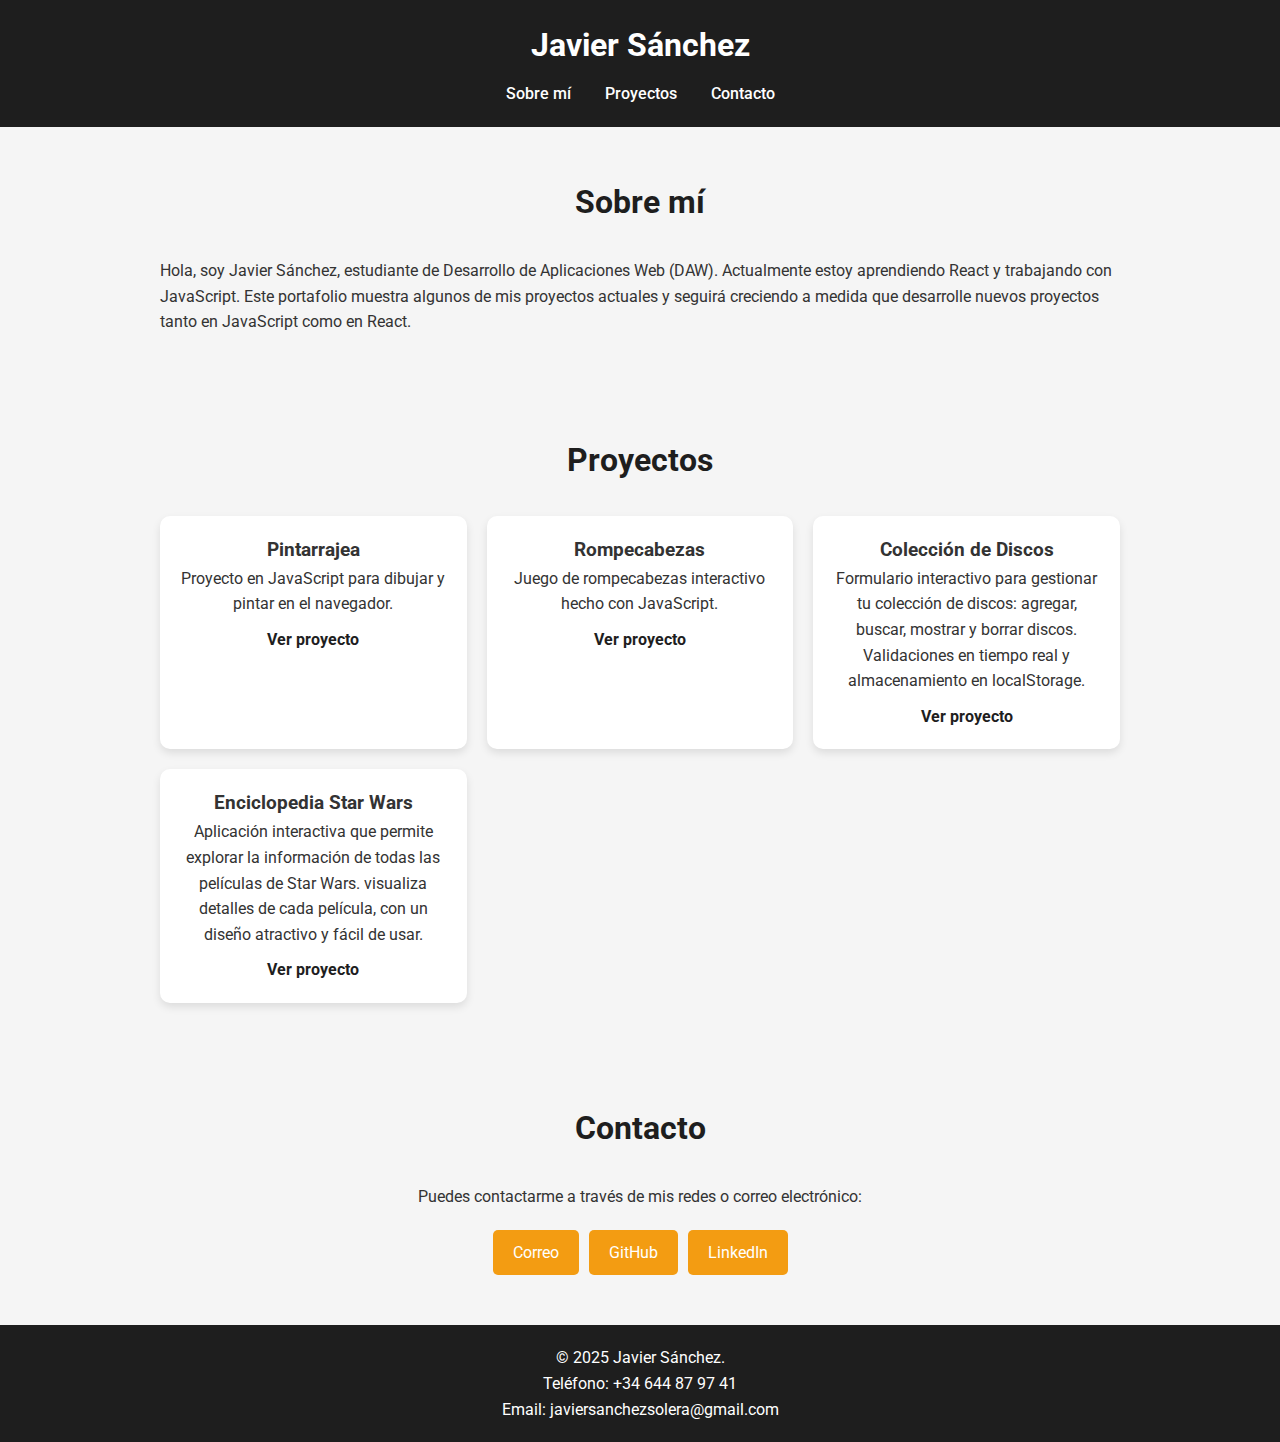
<file: index.html>
<!DOCTYPE html>
<html lang="es">
  <head>
    <meta charset="UTF-8" />
    <meta name="viewport" content="width=device-width, initial-scale=1.0" />
    <title>Portafolio - Javier Sánchez</title>
    <link
      href="https://fonts.googleapis.com/css2?family=Roboto:wght@400;700&display=swap"
      rel="stylesheet"
    />
    <link rel="stylesheet" href="./style.css" />
  </head>
  <body>
    <header>
      <h1>Javier Sánchez</h1>
      <nav>
        <a href="#about">Sobre mí</a>
        <a href="#projects">Proyectos</a>
        <a href="#contact">Contacto</a>
      </nav>
    </header>

    <section id="about">
      <h2>Sobre mí</h2>
      <p>
        Hola, soy Javier Sánchez, estudiante de Desarrollo de Aplicaciones Web
        (DAW). Actualmente estoy aprendiendo React y trabajando con JavaScript.
        Este portafolio muestra algunos de mis proyectos actuales y seguirá
        creciendo a medida que desarrolle nuevos proyectos tanto en JavaScript
        como en React.
      </p>
    </section>

    <section id="projects">
      <h2>Proyectos</h2>
      <div class="projects">
        <div class="project-card">
          <h3>Pintarrajea</h3>
          <p>Proyecto en JavaScript para dibujar y pintar en el navegador.</p>
          <a href="./Proyectos/Pintarrajea/pintarrajea.html">Ver proyecto</a>
        </div>
        <div class="project-card">
          <h3>Rompecabezas</h3>
          <p>Juego de rompecabezas interactivo hecho con JavaScript.</p>
          <a href="./Proyectos/Rompecabezas/rompecabezas.html">Ver proyecto</a>
        </div>
        <div class="project-card">
          <h3>Colección de Discos</h3>
          <p>
            Formulario interactivo para gestionar tu colección de discos:
            agregar, buscar, mostrar y borrar discos. Validaciones en tiempo
            real y almacenamiento en localStorage.
          </p>
          <a href="./Proyectos/FormularioDiscos/indice.html">Ver proyecto</a>
        </div>
        <div class="project-card">
          <h3>Enciclopedia Star Wars</h3>
          <p>
            Aplicación interactiva que permite explorar la información de todas
            las películas de Star Wars. visualiza detalles de
            cada película, con un diseño atractivo y fácil de usar.
          </p>
          <a href="./Proyectos/EnciclopediaStarWars/index.html">Ver proyecto</a>
        </div>
      </div>
    </section>

    <section id="contact">
      <h2>Contacto</h2>
      <p>Puedes contactarme a través de mis redes o correo electrónico:</p>
      <div class="contact">
        <a href="mailto:javiersanchezsolera@gmail.com">Correo</a>
        <a href="https://github.com/javiss34">GitHub</a>
        <a href="https://www.linkedin.com/in/javier-sanchez-41165b34b/"
          >LinkedIn</a
        >
      </div>
    </section>

    <footer>
      <p>&copy; 2025 Javier Sánchez.</p>
      <p>Teléfono: +34 644 87 97 41</p>
      <p>Email: javiersanchezsolera@gmail.com</p>
    </footer>
  </body>
</html>
</file>
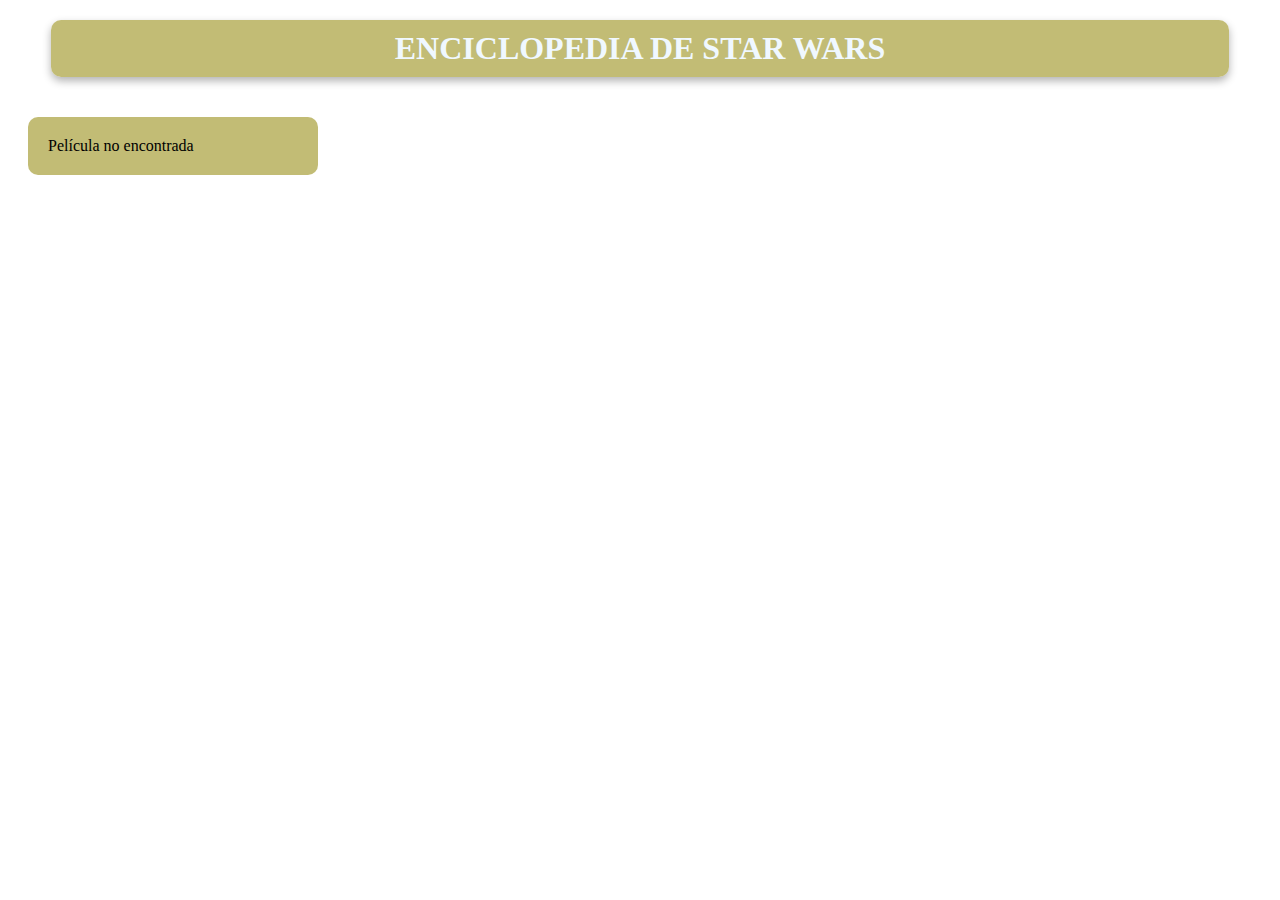
<file: Proyectos/EnciclopediaStarWars/index.html>
<!DOCTYPE html>
<html lang="en">
<head>
    <meta charset="UTF-8">
    <meta name="viewport" content="width=device-width, initial-scale=1.0">
    <title>Document</title>
    <link rel="stylesheet" href="./style.css">
</head>
<body>
    <h1>ENCICLOPEDIA DE STAR WARS</h1>
    <div id="contenedor_enciclopedia">
        <div id="listado_peliculas"></div>
        <div id="contenedor_informacion" class="contenedor_oculto"></div>
        <div id="contenedor_personaje"></div>
    </div>
    <script type="module" src="./main.js"></script>
</body>
</html>
</file>
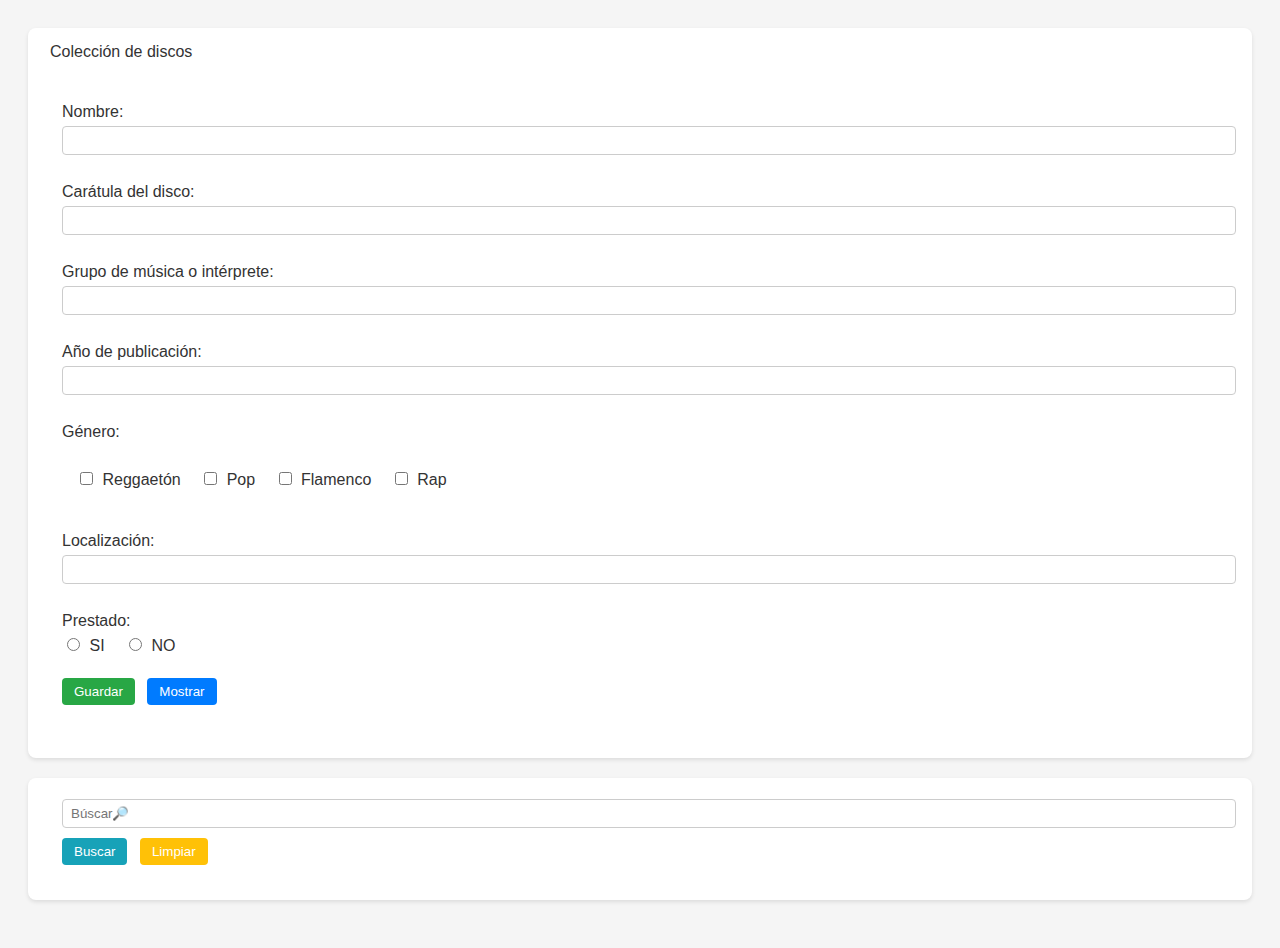
<file: Proyectos/FormularioDiscos/indice.html>
<!DOCTYPE html>
<html lang="en">
<head>
    <meta charset="UTF-8">
    <meta name="viewport" content="width=device-width, initial-scale=1.0">
    <title>Document</title>
    <link rel="stylesheet" href="./style.css">
</head>
<body>
    <form name="formularioPrincipal">
        <legend>Colección de discos</legend>
        <fieldset>
            <br><br>
            <label for="nombre">Nombre:</label>
            <input type="text" id="nombre" name="nombre">
            <div id="mensajeErrorNombre"></div>
            <br>
            <label for="caratula">Carátula del disco:</label>
            <input type="url" id="caratula" name="caratula">
            <br><br>
            <label for="grupoOInterprete">Grupo de música o intérprete:</label>
            <input type="text" id="grupoOInterprete" name="grupoOInterprete">
            <div id="mensajeErrorInterprete"></div>
            <br>
            <label for="anioPublicacion">Año de publicación:</label>
            <input type="text" id="anioPublicacion" name="anioPublicacion">
            <div id="mensajeErrorAnio"></div>
            <br>
            <label for="genero">Género:</label>
            <br>
            <fieldset id="cajaGenero">
                <input type="checkbox" id="reggaetón" name="genero" value="reggaetón">
                <label for="reggaetón">Reggaetón</label>
                <input type="checkbox" id="pop" name="genero" value="pop">
                <label for="pop">Pop</label>
                <input type="checkbox" id="flamenco" name="genero" value="flamenco">
                <label for="flamenco">Flamenco</label>
                <input type="checkbox" id="rap" name="genero" value="rap">
                <label for="rap">Rap</label>
                <div id="mensajeErrorSeleccion"></div>
            </fieldset>
            <br>
            <label for="localizacion">Localización: </label>
            <input type="text" id="localizacion" name="localizacion">
            <div id="mensajeErrorLocalizacion"></div>
            <br>
            <label for="prestado">Prestado:</label>
            <input type="radio" id="si" name="boleano" value="Sí">
            <label for="si">SI</label>
            <input type="radio" id="no" name="boleano" value="No">
            <label for="no">NO</label>
            <br><br>
            <input type="button" id="guardar" value="Guardar">
            <input type="button" id="mostrar" value="Mostrar">
            <br><br>
        </fieldset>
    </form>
    <div id="zonaErrores">

    </div>

    <form name="formularioSecundario">
        <fieldset>
            <input type="text" id="textoBuscar" placeholder="Búscar🔎">
            <input type="button" id="buscar" value="Buscar">
            <input type="button" id="limpiar" value="Limpiar">
        </fieldset>
    </form>

    <div id="zonaMostrar"></div>
    
    <script type="module" src="./main.js"></script>
</body>
</html>
</file>
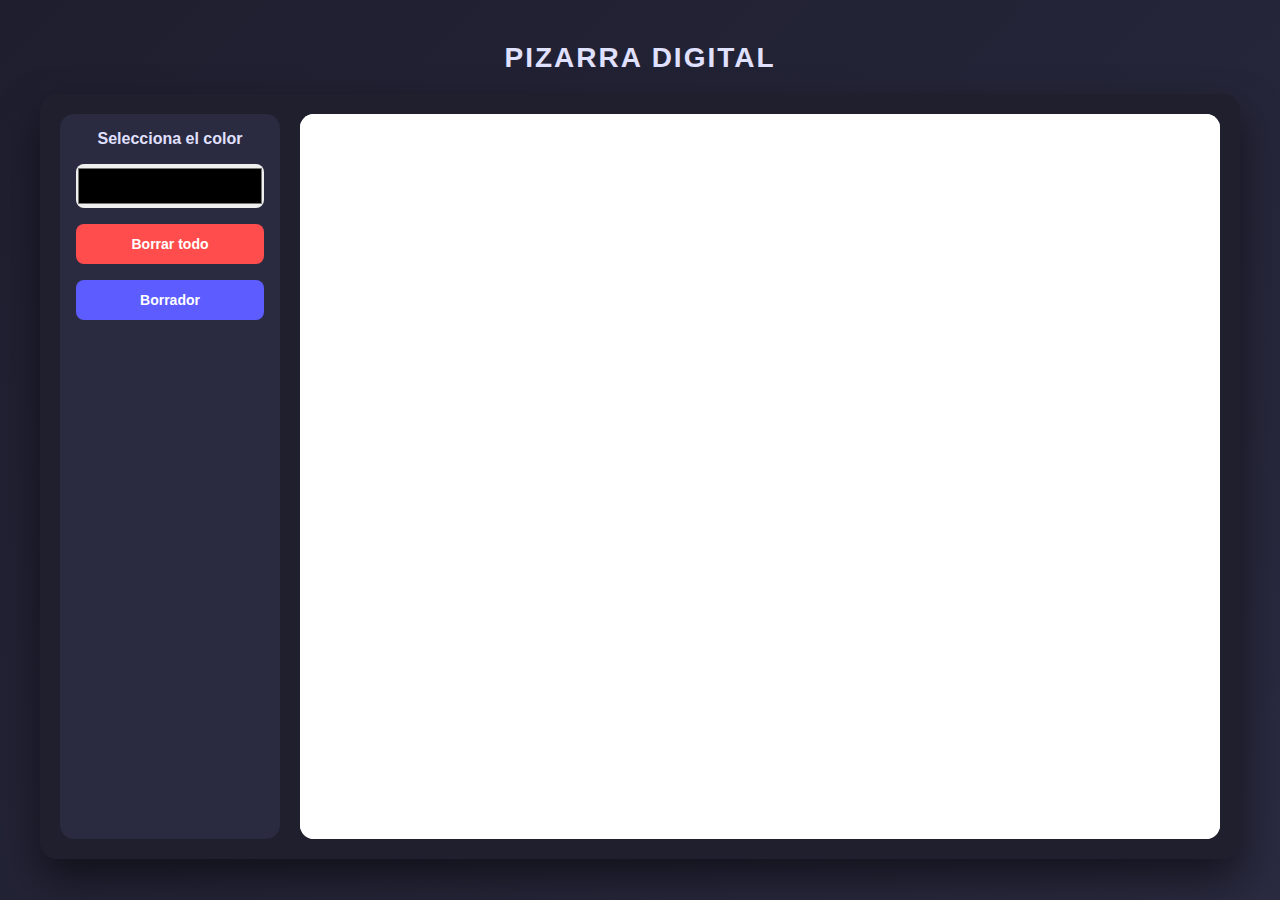
<file: Proyectos/Pintarrajea/pintarrajea.html>
<!DOCTYPE html>
<html lang="en">
<head>
    <meta charset="UTF-8">
    <meta name="viewport" content="width=device-width, initial-scale=1.0">
    <title>Document</title>
    <link rel="stylesheet" href="./pintarrajea.css">
</head>
<body>
    <h2>PIZARRA DIGITAL</h2>
    <div id="pintarrajea">
        <div id="contenedor_seleccionar">
            <h2>Selecciona el color</h2>
            <input type="color" id="color">
            <input type="button" value="Borrar todo" id="borrar">
            <input type="button" value="Borrador" id="borrador">
        </div>
    
        <div id="contenedor_pintar">
    
        </div>
    </div>

    <script type="module" src="./pintarrajea.js"></script>
</body>
</html>
</file>
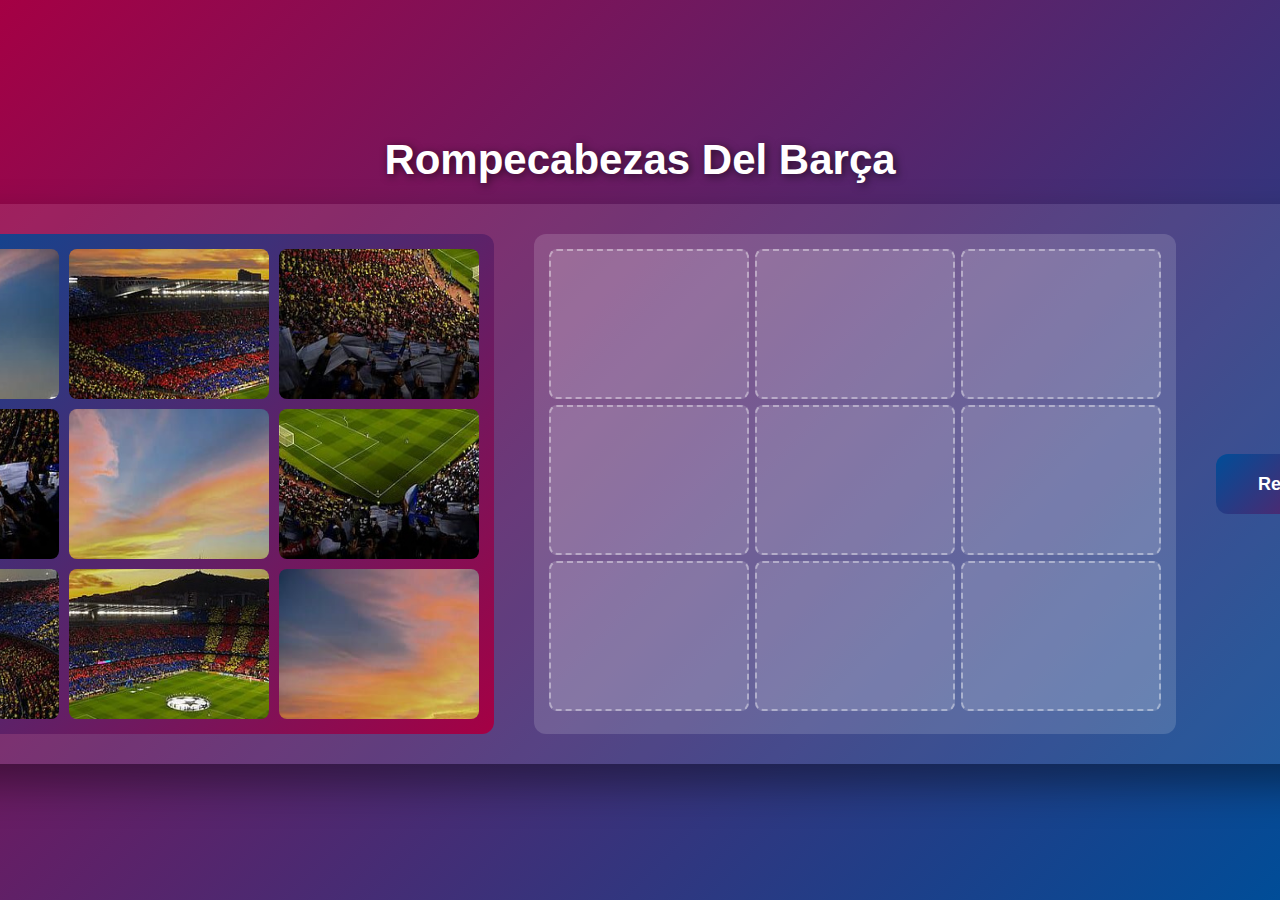
<file: Proyectos/Rompecabezas/rompecabezas.html>
<!DOCTYPE html>
<html lang="en">
  <head>
    <meta charset="UTF-8" />
    <meta name="viewport" content="width=device-width, initial-scale=1.0" />
    <title>Document</title>
    <link rel="stylesheet" href="./rompecabezas.css" />
  </head>
  <body>
    <h1 id="titulo_puzzle">Rompecabezas Del Barça</h1>
    <div id="zona_arrastrable">
      <div id="piezas" class="soltable">
        <img src="img/1.jpg" class="arrastrable" id="arrastrable1" />
        <img src="img/2.jpg" class="arrastrable" id="arrastrable2" />
        <img src="img/3.jpg" class="arrastrable" id="arrastrable3" />
        <img src="img/4.jpg" class="arrastrable" id="arrastrable4" />
        <img src="img/5.jpg" class="arrastrable" id="arrastrable5" />
        <img src="img/6.jpg" class="arrastrable" id="arrastrable6" />
        <img src="img/7.jpg" class="arrastrable" id="arrastrable7" />
        <img src="img/8.jpg" class="arrastrable" id="arrastrable8" />
        <img src="img/9.jpg" class="arrastrable" id="arrastrable9" />
      </div>
      <div id="panel_juego">
        <div class="soltable" id="soltable1"></div>
        <div class="soltable" id="soltable2"></div>
        <div class="soltable" id="soltable3"></div>
        <div class="soltable" id="soltable4"></div>
        <div class="soltable" id="soltable5"></div>
        <div class="soltable" id="soltable6"></div>
        <div class="soltable" id="soltable7"></div>
        <div class="soltable" id="soltable8"></div>
        <div class="soltable" id="soltable9"></div>
      </div>
      <div id="reinicar">
        <button id="boton_reinicio">Reinicar partida</button>
      </div>
    </div>

    <script type="module" src="./rompecabezas.js"></script>
  </body>
</html>
</file>
<file: style.css>
* {
    margin: 0;
    padding: 0;
    box-sizing: border-box;
}

body {
    font-family: 'Roboto', sans-serif;
    line-height: 1.6;
    background-color: #f5f5f5;
    color: #333;
}


header {
    background-color: #1e1e1e;
    color: #fff;
    padding: 20px 0;
    text-align: center;
}

header h1 {
    margin-bottom: 10px;
}

nav a {
    color: #fff;
    margin: 0 15px;
    text-decoration: none;
    font-weight: 500;
    transition: color 0.3s;
}

nav a:hover {
    color: #f39c12;
}


section {
    padding: 50px 20px;
    max-width: 1000px;
    margin: auto;
}

section h2 {
    text-align: center;
    margin-bottom: 30px;
    font-size: 2rem;
    color: #1e1e1e;
}


.projects {
    display: grid;
    grid-template-columns: repeat(auto-fit, minmax(250px, 1fr));
    gap: 20px;
}

.project-card {
    background-color: #fff;
    border-radius: 10px;
    box-shadow: 0 4px 8px rgba(0,0,0,0.1);
    padding: 20px;
    text-align: center;
    transition: transform 0.3s, box-shadow 0.3s;
}

.project-card:hover {
    transform: translateY(-5px);
    box-shadow: 0 8px 16px rgba(0,0,0,0.2);
}

.project-card a {
    border: 2;
    text-decoration: none;
    color: #1e1e1e;
    font-weight: bold;
    display: inline-block;
    margin-top: 10px;
}

.contact {
    text-align: center;
    display: flex;
    justify-content: center; 
    flex-wrap: wrap;       
    gap: 10px;             
    margin-top: 20px;
}

#contact p {
    text-align: center;
    margin-bottom: 20px;
}

.contact a {
    padding: 10px 20px;
    border-radius: 5px;
    background-color: #f39c12;
    color: #fff;
    text-decoration: none;
    transition: background-color 0.3s;
}

.contact a:hover {
    background-color: #d35400;
}


footer {
    background-color: #1e1e1e;
    color: #fff;
    text-align: center;
    padding: 20px 0;
}
</file>
<file: Proyectos/EnciclopediaStarWars/style.css>
body{
    background-image: url(https://wallpapers.com/images/featured/star-wars-plzcoaffexgf4h81.jpg);
    background-repeat: no-repeat;
    background-position: center;
    background-size: cover;
    background-attachment: fixed;
}

h1 {
    color: aliceblue;
    text-align: center;
    background-color: rgba(189, 183, 107, 0.93);
    max-width: 90%;       
    margin: 20px auto;   
    padding: 10px 20px;  
    border-radius: 10px;  
    box-shadow: 0 4px 8px rgba(0,0,0,0.3); 
}


#contenedor_enciclopedia {
    display: flex;
    gap: 30px; 
    padding: 20px;
}

#listado_peliculas {
    background-color: rgba(189, 183, 107, 0.93); 
    padding: 20px;
    width: 250px;
    border-radius: 10px;
}

#listado_peliculas p {
    cursor: pointer;
    padding: 5px;
    border-radius: 5px;
    transition: 0.2s;
}

#listado_peliculas p:hover {
    background-color: goldenrod;
    color: white;
}

.contenedor_oculto{
    display: none;
}

.contenedor_mostrar{
    background-color: rgba(189, 183, 107, 0.93);
    padding: 20px;
    flex: 1; 
    border-radius: 10px;
    text-align: center;
    overflow-y: auto; 
    animation: fadeIn 0.6s ease-out forwards;
}

@keyframes fadeIn {
    from {
        /* Comienza invisible */
        opacity: 0;
        /* Comienza 20 píxeles por debajo de su posición final */
        transform: translateY(20px);
    }
    to {
        /* Termina completamente visible */
        opacity: 1;
        /* Termina en su posición normal */
        transform: translateY(0);
    }
}

.resumen {
    padding-left: 200px;
    padding-right: 200px;
}



#contenedor_informacion h2 {
    color: black;
    margin-bottom: 10px;
}
</file>
<file: Proyectos/FormularioDiscos/style.css>
/* ---------- GLOBAL ---------- */
body {
    font-family: Arial, sans-serif;
    background-color: #f5f5f5;
    color: #333;
    padding: 20px;
}

form {
    background-color: #fff;
    padding: 15px 20px;
    margin-bottom: 20px;
    border-radius: 8px;
    box-shadow: 0 2px 4px rgba(0,0,0,0.1);
}

fieldset {
    border: none;
    margin-bottom: 10px;
}

label {
    display: block;
    margin-bottom: 5px;
}

input[type="text"],
input[type="url"] {
    width: 100%;
    padding: 6px 8px;
    margin-bottom: 10px;
    border: 1px solid #ccc;
    border-radius: 4px;
}

input[type="button"] {
    padding: 6px 12px;
    margin-right: 8px;
    border: none;
    border-radius: 4px;
    cursor: pointer;
    font-weight: 500;
}

#guardar { background-color: #28a745; color: white; }
#mostrar { background-color: #007bff; color: white; }
#buscar { background-color: #17a2b8; color: white; }
#limpiar { background-color: #ffc107; color: white; }

input[type="button"]:hover {
    opacity: 0.9;
}

.error {
    border: 2px solid red;
    background-color: #ffe6e6;
}

input[type="checkbox"],
input[type="radio"] {
    margin-right: 5px;
}

#cajaGenero label,
label[for="si"],
label[for="no"] {
    display: inline-block;   
    margin-right: 15px;
}

/* ---------- ZONA MOSTRAR DISCO ---------- */
#zonaMostrar {
    margin-top: 15px;
    display: none;       /* inicialmente oculto */
    flex-wrap: wrap;
    gap: 10px;
}

#zonaMostrar.mostrar {
    display: flex;       /* se muestra al añadir la clase .mostrar */
}

.disco {
    background-color: #fff;
    border-radius: 6px;
    padding: 10px;
    width: 200px;
    box-shadow: 0 1px 3px rgba(0,0,0,0.1);
    position: relative;
    display: flex;
    flex-direction: column;
    align-items: center;
}

.disco img {
    display: block;
    width: 100%;
    border-radius: 4px;
    margin: 5px 0;
}

.disco button.borrar {
    position: absolute;
    top: 5px;
    right: 5px;
    background-color: #dc3545;
    color: white;
    border: none;
    padding: 4px 8px;
    border-radius: 4px;
    cursor: pointer;
}

.disco button.borrar:hover {
    opacity: 0.9;
}
</file>
<file: Proyectos/Pintarrajea/pintarrajea.css>
* {
    margin: 0;
    padding: 0;
    box-sizing: border-box;
    font-family: "Segoe UI", Roboto, Arial, sans-serif;
}

body {
    min-height: 100vh;
    background: linear-gradient(135deg, #1e1e2f, #2a2a40);
    display: flex;
    flex-direction: column; 
    align-items: center;
    justify-content: center;
    color: #fff;
}


#pintarrajea {
    display: flex;
    gap: 20px;
    background-color: #1f1f2e;
    padding: 20px;
    border-radius: 16px;
    box-shadow: 0 20px 40px rgba(0, 0, 0, 0.5);
    width: 95vw;
    max-width: 1200px;
    height: 85vh;
}

body > h2 {
    width: 100%;
    text-align: center;
    margin-bottom: 20px;
    font-size: 28px;
    font-weight: 700;
    letter-spacing: 2px;
    color: #e0e0ff;
    text-transform: uppercase;
}



#contenedor_seleccionar {
    width: 220px;
    min-width: 220px;
    background-color: #2a2a40;
    border-radius: 14px;
    padding: 16px;
    display: flex;
    flex-direction: column;
    gap: 16px;
}


#contenedor_seleccionar h2 {
    font-size: 16px;
    text-align: center;
    color: #e0e0ff;
}


#color {
    width: 100%;
    height: 44px;
    border: none;
    border-radius: 8px;
    cursor: pointer;
}


#contenedor_seleccionar input[type="button"] {
    padding: 12px;
    border: none;
    border-radius: 8px;
    font-size: 14px;
    font-weight: 600;
    cursor: pointer;
    transition: transform 0.15s ease, box-shadow 0.15s ease, background-color 0.2s;
}


#borrar {
    background-color: #ff4d4d;
    color: white;
}

#borrar:hover {
    background-color: #ff6666;
    transform: translateY(-2px);
    box-shadow: 0 8px 16px rgba(255, 77, 77, 0.4);
}


#borrador {
    background-color: #5c5cff;
    color: white;
}

#borrador:hover {
    background-color: #7272ff;
    transform: translateY(-2px);
    box-shadow: 0 8px 16px rgba(92, 92, 255, 0.4);
}


#contenedor_pintar {
    flex: 1;
    background-color: #ffffff;
    border-radius: 14px;
    overflow: hidden; 
}




.tabla {
    width: 100%;
    height: 100%;
    border-collapse: collapse;
    table-layout: fixed; 
}



.tabla td {
    background-color: #ffffff;
    cursor: pointer;
}



.tabla td:hover {
    outline: 1px solid rgba(0, 0, 0, 0.3);
}
</file>
<file: Proyectos/Rompecabezas/rompecabezas.css>
* {
  box-sizing: border-box;
  margin: 0;
  padding: 0;
  font-family: "Segoe UI", Tahoma, Geneva, Verdana, sans-serif;
}

body {
  min-height: 100vh;
  background: linear-gradient(135deg, #a50044, #004d98);
  display: flex;
  flex-direction: column;
  justify-content: center;
  align-items: center;
  gap: 20px;
}

#titulo_puzzle {
  text-align: center;
  font-size: 42px;
  font-weight: bold;
  color: #ffffff;
  text-shadow: 2px 2px 8px rgba(0, 0, 0, 0.6);
  margin-bottom: 0;
  width: 100%;
}

#zona_arrastrable {
  display: flex;
  gap: 40px;
  padding: 30px;
  background-color: rgba(255, 255, 255, 0.1);
  border-radius: 16px;
  box-shadow: 0 20px 40px rgba(0, 0, 0, 0.4);
}

#piezas {
  display: grid;
  grid-template-columns: repeat(3, 200px);
  gap: 10px;
  padding: 15px;
  background: linear-gradient(135deg, #004d98, #a50044);
  border-radius: 12px;
}

.arrastrable {
  width: 200px;
  height: 150px;
  border-radius: 8px;
  cursor: grab;
  transition: transform 0.2s ease, box-shadow 0.2s ease;
}

.arrastrable:active {
  cursor: grabbing;
  transform: scale(1.05);
  box-shadow: 0 8px 20px rgba(0, 0, 0, 0.5);
}

#panel_juego {
  display: grid;
  grid-template-columns: repeat(3, 200px);
  grid-template-rows: repeat(3, 150px);
  gap: 6px;
  padding: 15px;
  background-color: rgba(255, 255, 255, 0.15);
  border-radius: 12px;
}

#panel_juego .soltable {
  background-color: rgba(255, 255, 255, 0.15);
  border: 2px dashed rgba(255, 255, 255, 0.4);
  border-radius: 8px;
  transition: background-color 0.2s ease, border 0.2s ease;
}

#panel_juego .soltable:hover {
  background-color: rgba(255, 255, 255, 0.25);
  border-color: #ffffff;
}

#reinicar {
  display: flex;
  justify-content: center;
  margin-top: 20px;
}

#boton_reinicio {
  width: 220px;
  height: 60px;
  background: linear-gradient(135deg, #004d98, #a50044);
  color: white;
  font-size: 18px;
  font-weight: bold;
  border: none;
  border-radius: 12px;
  cursor: pointer;
  transition: transform 0.2s ease, box-shadow 0.2s ease;
  margin-top: 200px;
}

#boton_reinicio:hover {
  transform: translateY(-3px);
  box-shadow: 0 10px 25px rgba(0, 0, 0, 0.4);
}

#boton_reinicio:active {
  transform: translateY(0);
}

.mensaje {
  position: fixed;
  bottom: 30px;
  font-size: 28px;
  font-weight: bold;
  color: white;
  text-shadow: 0 4px 10px rgba(0, 0, 0, 0.6);
}
</file>
